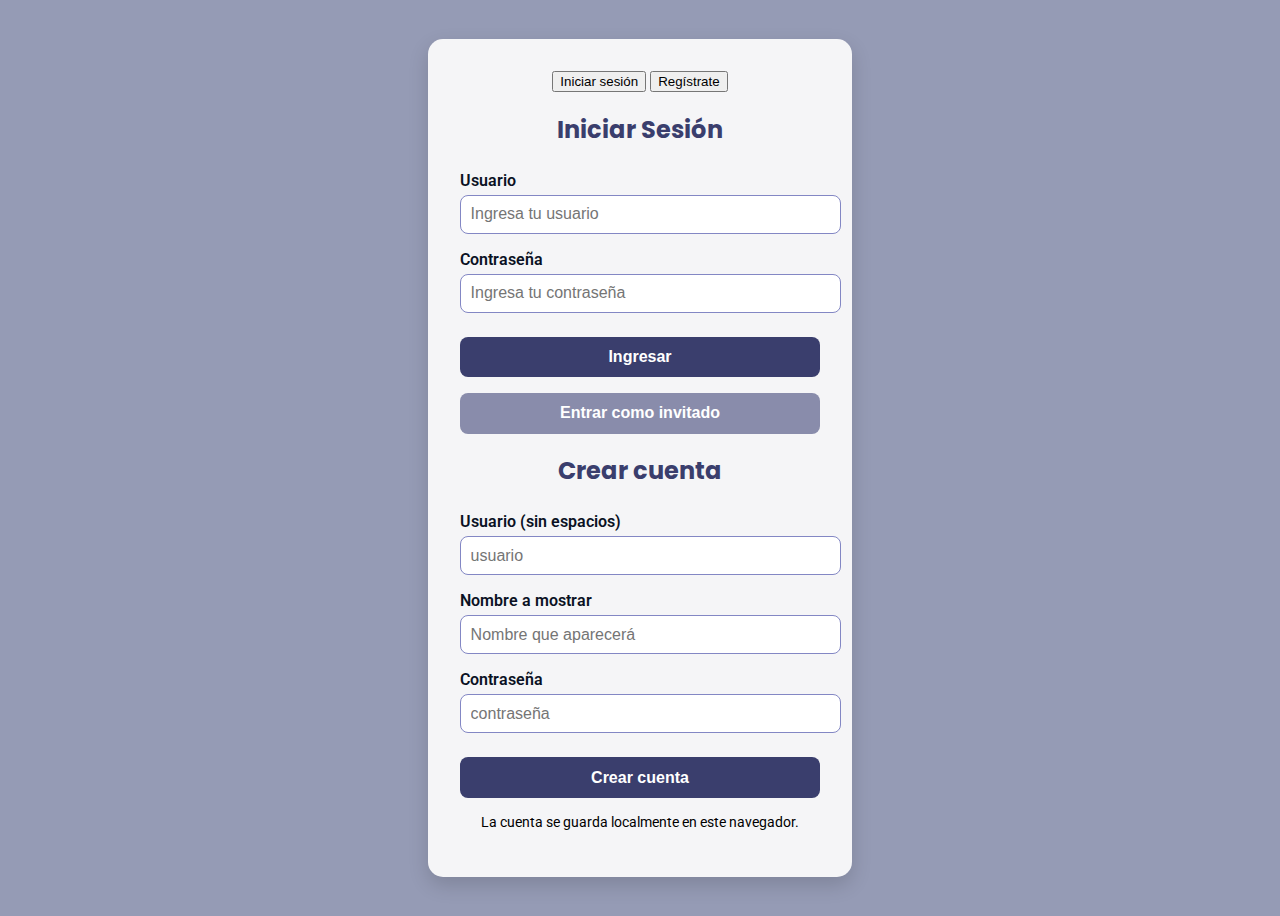
<file: index.html>
<!DOCTYPE html>
<html lang="es">
<head>
  <meta charset="UTF-8">
  <meta name="viewport" content="width=device-width, initial-scale=1.0">
  <title>Login - Portafolio</title>
  <link href="https://fonts.googleapis.com/css2?family=Poppins:wght@600;700&family=Roboto:wght@300;400;500&display=swap" rel="stylesheet">
  <link rel="stylesheet" href="login.css">
</head>
<body>
  <div class="login-container">
    <div class="login-card">
      <!-- Tabs -->
      <div class="tabs">
        <button class="tab active" id="tab-login" onclick="mostrarForm('login')">Iniciar sesión</button>
        <button class="tab" id="tab-register" onclick="mostrarForm('register')">Regístrate</button>
      </div>

      <!-- Formulario de login -->
      <form id="form-login" class="form active" onsubmit="return validarLogin(event)">
        <h2>Iniciar Sesión</h2>
        <div class="input-group">
          <label for="usuario">Usuario</label>
          <input type="text" id="usuario" placeholder="Ingresa tu usuario" required>
        </div>

        <div class="input-group">
          <label for="password">Contraseña</label>
          <input type="password" id="password" placeholder="Ingresa tu contraseña" required>
        </div>

        <button type="submit" class="btn-login">Ingresar</button>
        <button type="button" class="btn-guest" onclick="entrarInvitado()">Entrar como invitado</button>
      </form>

      <!-- Formulario de registro -->
      <form id="form-register" class="form" onsubmit="return registrarUsuario(event)">
        <h2>Crear cuenta</h2>
        <div class="input-group">
          <label for="nuevoUsuario">Usuario (sin espacios)</label>
          <input type="text" id="nuevoUsuario" placeholder="usuario" required>
        </div>

        <div class="input-group">
          <label for="nombreMostrar">Nombre a mostrar</label>
          <input type="text" id="nombreMostrar" placeholder="Nombre que aparecerá" required>
        </div>

        <div class="input-group">
          <label for="nuevaPassword">Contraseña</label>
          <input type="password" id="nuevaPassword" placeholder="contraseña" required>
        </div>

        <button type="submit" class="btn-login">Crear cuenta</button>
        <p class="extra-text">La cuenta se guarda localmente en este navegador.</p>
      </form>
    </div>
  </div>

  <script src="login.js"></script>
</body>
</html>
</file>
<file: login.css>
body {
  font-family: "Roboto", sans-serif;
  background-color: #959bb5; /* Fondo claro de tu gama */
  display: flex;
  justify-content: center;
  align-items: center;
  height: 100vh;
}

.login-container {
  display: flex;
  justify-content: center;
  align-items: center;
  width: 100%;
}

.login-card {
  background: #f5f5f7; /* Tarjeta clara */
  padding: 2rem;
  border-radius: 15px;
  width: 360px;
  box-shadow: 0 8px 20px rgba(0,0,0,0.15);
  text-align: center;
}

.login-card h2 {
  font-family: "Poppins", sans-serif;
  color: #3a3e6d;
  margin-bottom: 1.5rem;
}

.input-group {
  margin-bottom: 1rem;
  text-align: left;
}

.input-group label {
  display: block;
  margin-bottom: 0.3rem;
  font-weight: 600;
  color: #0a1123;
}

.input-group input {
  width: 100%;
  padding: 0.6rem;
  border-radius: 8px;
  border: 1px solid #8387c4;
  font-size: 1rem;
}

.btn-login, .btn-guest {
  width: 100%;
  padding: 0.7rem;
  margin-top: 0.5rem;
  border: none;
  border-radius: 8px;
  font-weight: 600;
  font-size: 1rem;
  cursor: pointer;
  transition: background 0.3s;
}

.btn-login {
  background-color: #3a3e6d;
  color: #fff;
}

.btn-login:hover {
  background-color: #8387c4;
}

.btn-guest {
  background-color: #898cab;
  color: #fff;
  margin-top: 1rem;
}

.btn-guest:hover {
  background-color: #959bb5;
}

.extra-text {
  margin-top: 1rem;
  font-size: 0.9rem;
}

.extra-text a {
  color: #3a3e6d;
  text-decoration: none;
}

.extra-text a:hover {
  text-decoration: underline;
}
</file>
